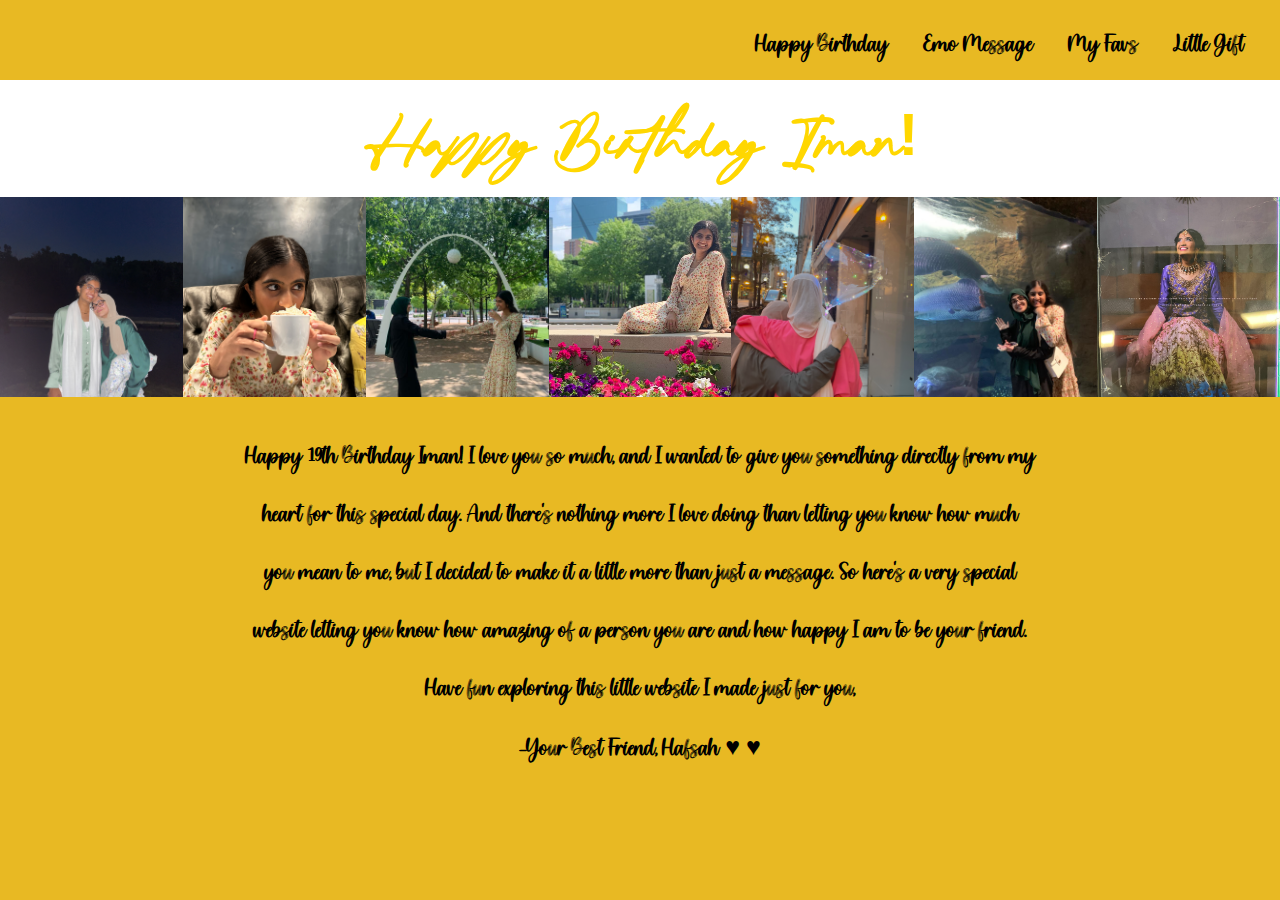
<file: index.html>
<!DOCTYPE html>
<html>
<head>
  <title>Happy Birthday Iman!</title>
  <link rel="stylesheet" href="imanStyles.css">
  
</head>
<body>
  <div class="navbar" id="myNavbar">
    <a href="index.html">Happy Birthday</a>
    <a href="EmoMessage.html">Emo Message</a>
    <a href="Friendship.html">My Favs</a>
    <a href="Gift.html">Little Gift</a>
  </div>

  <div class="header">
    <h1>Happy Birthday Iman!</h1>
  </div>

  <div class="image-strip">
    <img src="AlimNight.JPG" alt="Image 1">
    <img src="DallasBrunchSolo.JPG" alt="Image 2">
    <img src="DallasDowntown.JPG" alt="Image 3">
    <img src="imanFlower.JPG" alt="Image 4">
    <img src="CuteChicago.jpg" alt="Image 5">
    <img src="Aquarium.JPG" alt="Image 6">
    <img src="PromSolo.jpg" alt="Image 7">
    <!-- Add more images here -->
  </div>

  <div class="message">
    <p>Happy 19th Birthday Iman! I love you so much, and I wanted to give you something directly from my</br></p>
    <p>heart for this special day. And there's nothing more I love doing than letting you know how much</br></p>
    <p>you mean to me, but I decided to make it a little more than just a message. So here's a very special</br></p>
    <p>website letting you know how amazing of a person you are and how happy I am to be your friend.</br></p>
    <p>Have fun exploring this little website I made just for you,</br></p>
    <p>-Your Best Friend, Hafsah &hearts; &hearts;</br></p>
  </div>

</body>
</html>
</file>
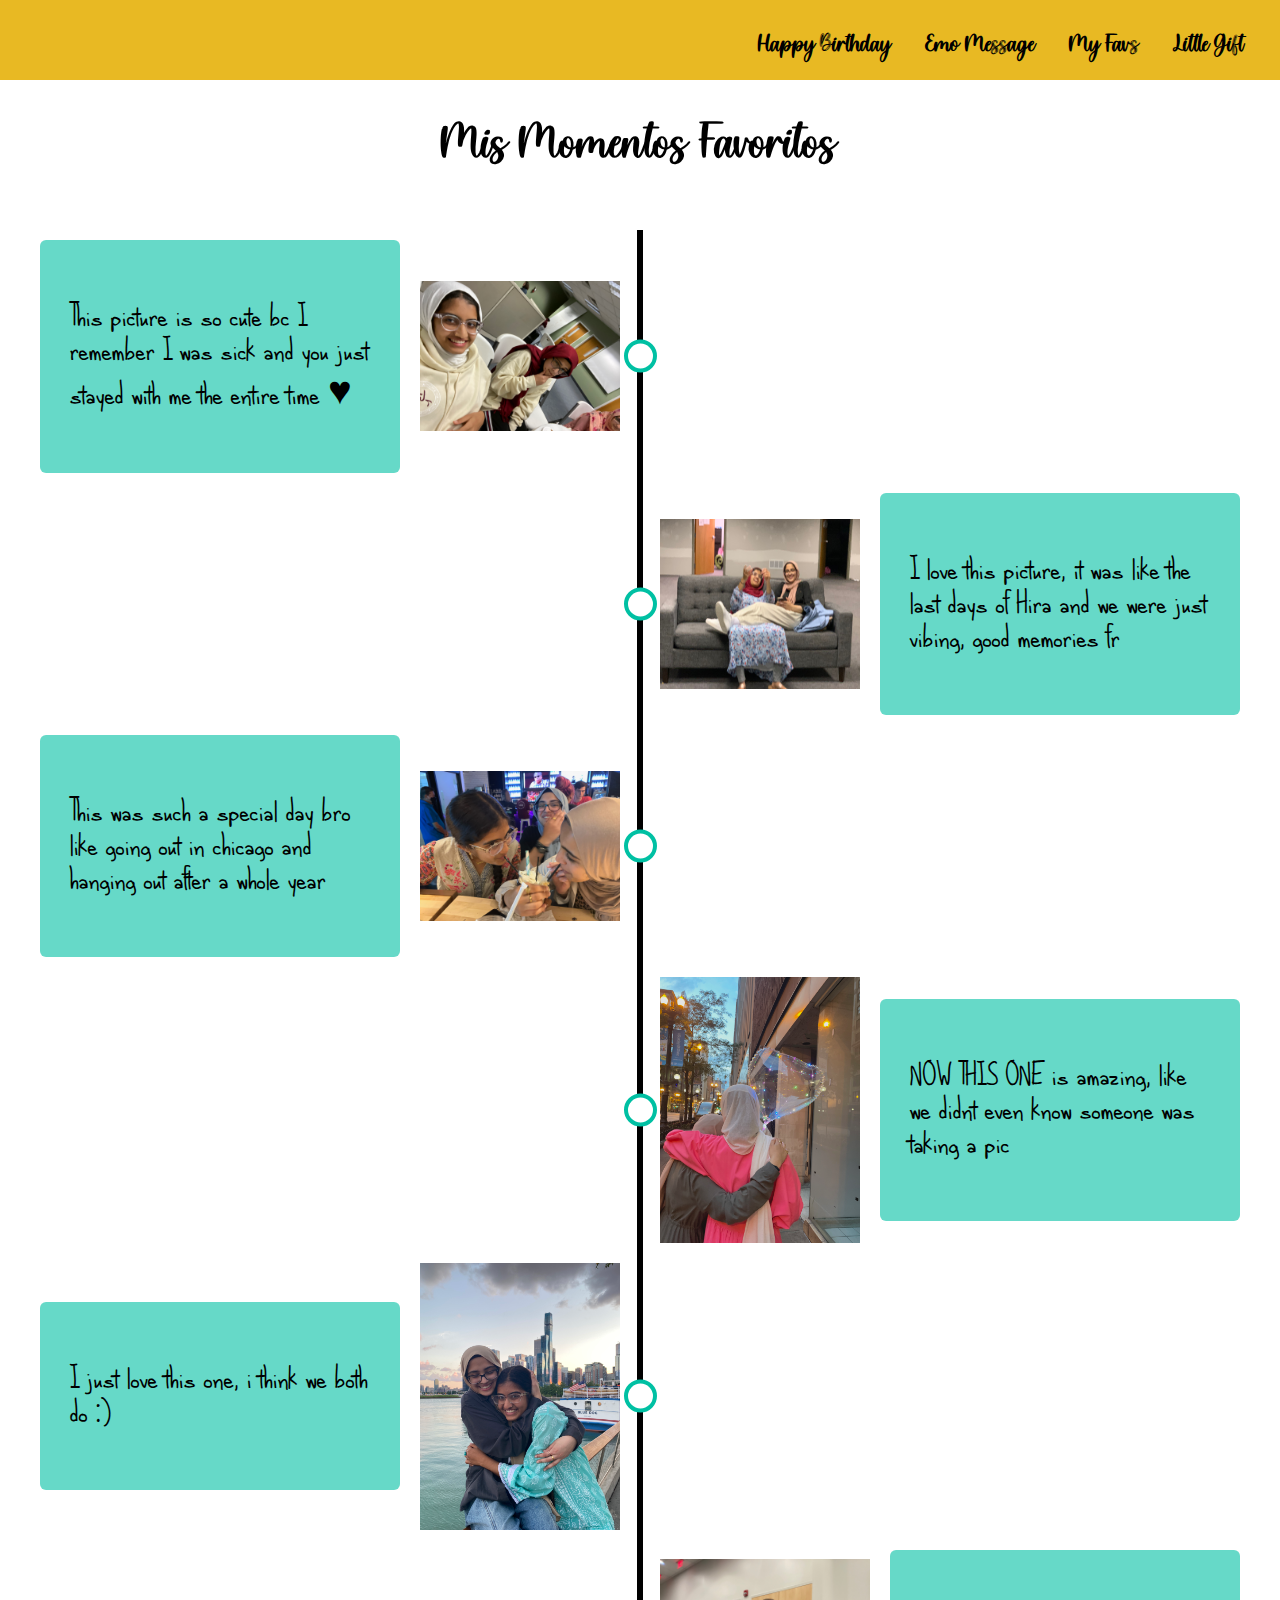
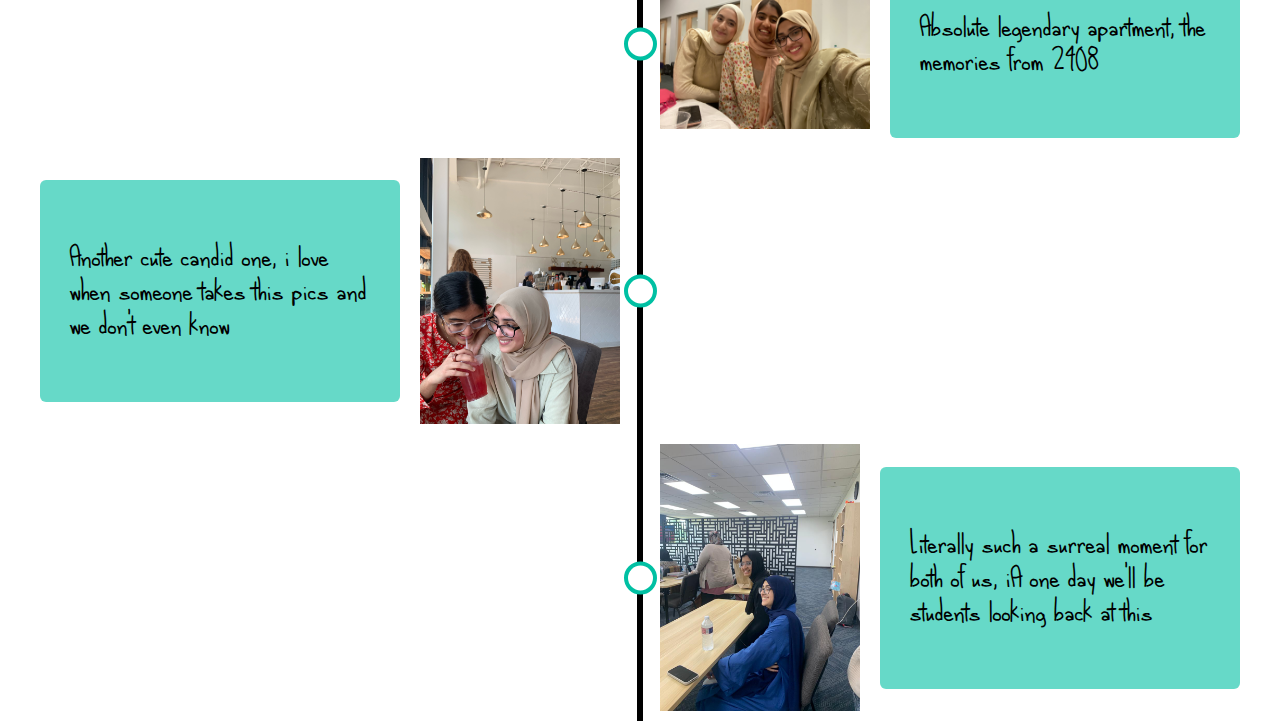
<file: Friendship.html>
<!DOCTYPE html>
<html>
<head>
  <title>Happy Birthday Iman!</title>
  <link rel="stylesheet" href="imanStyles.css">
  <style>

  @font-face {
    font-family: 'Pretty';
    /*src:url(Partsold-eZR5O.otf) format('opentype');*/
    src:url(Pretty2.ttf) format('truetype');
}
  
  @font-face {
      font-family: 'Timeline';
      src:url(timeline.ttf) format('truetype');
  }

    body {
      background-color: white;
      font-family: 'Timeline',sans-serif;
    }
    
    .navbar {
      background-color: #e8b923;
    }

    /* The actual timeline (the vertical ruler) */
    .timeline {
      position: relative;
      max-width: 1200px;
      margin: 0 auto;
      margin-top: 50px;
    }

    /* The actual timeline (the vertical ruler) */
    .timeline::after {
      content: '';
      position: absolute;
      width: 6px;
      background-color: black;
      top: 0;
      bottom: 0;
      left: 50%;
      margin-left: -3px;
    }

    /* Container around content */
    .container {
      padding: 10px 0px;
      position: relative;
      background-color: inherit;
      width: 50%;
      display: flex;
      align-items: center;
    }

    /* The circles on the timeline */
    .container::after {
      content: '';
      position: absolute;
      width: 25px;
      height: 25px;
      right: -17px;
      background-color: white;
      border: 4px solid rgba(0,192,163,1);
      top: 50%;
      transform: translateY(-50%);
      border-radius: 50%;
      z-index: 1;
    }

    /* Place the container to the left */
    .left {
      left: 0;
    }

    /* Place the container to the right */
    .right {
      left: 50%;
    }

    /* Fix the circle for containers on the right side */
    .right::after {
      left: -16px;
    }

    /* The actual content */
    .content {
      padding: 20px 30px;
      background-color: rgba(0,192,163,0.6);
      position: relative;
      border-radius: 6px;
      font-size: 40px;
    }

    img {
      width: 200px;
      margin-right: 20px;
      margin-left: 20px;
    }

    .left .content {
      display: flex;
      align-items: center;
    }

    .right .content {
      display: flex;
      align-items: center;
      flex-direction: row-reverse;
    }

    * {
      box-sizing: border-box;
    }

    .timeLine {
      font-family: 'Pretty', sans-serif;
      font-size: 25px;
    }
 
</style>
</head>
<body>
  <div class="navbar" id="myNavbar">
    <a href="index.html">Happy Birthday</a>
    <a href="EmoMessage.html">Emo Message</a>
    <a href="Friendship.html">My Favs</a>
    <a href="Gift.html">Little Gift</a>
  </div>

  <div class="timeLine">
    <h1>Mis Momentos Favoritos</h1>
  </div>

  <div class="timeline">
    <!-- Hira when I was sick-->
    <div class="container left">
      <div class="content">
        <p>This picture is so cute bc I remember I was sick and you just
          stayed with me the entire time &hearts;
        </p>
      </div>
      <img style="width: 200px;" src="HiraSick.JPG" alt="Left Image">
    </div>
    <!-- Hira on the couch-->
    <div class="container right">
      <img style = "height: 170px; width: 200px;"src="HiraCouch.JPG" alt="Right Image">
      <div class="content">
        <p>I love this picture, it was like the last days of Hira and we were just vibing, good memories fr</p>
      </div>
    </div>
    <!-- Alim with afrah-->
    <div class="container left">
      <div class="content">
        <p>This was such a special day bro like going out in chicago and hanging out 
          after a whole year
        </p>
      </div>
      <img src="AlimAfrah.JPEG" alt="Left Image">
    </div>
    <!-- Alim us looking away-->
    <div class="container right">
      <img src="CuteChicago.jpg" alt="Right Image">
      <div class="content">
        <p>NOW THIS ONE is amazing, like we didnt even know someone was taking a pic</p>
      </div>
    </div>
    <!-- alim chicago hug-->
    <div class="container left">
      <div class="content">
        <p>I just love this one, i think we both do :) </p>
      </div>
      <img src="ChicagoDowntown.JPG" alt="Left Image">
    </div>
    <!-- alim 2408-->
    <div class="container right">
      <img style="height: 170px; width: 210px;"src="Alim2408.JPEG" alt="Right Image">
      <div class="content">
        <p>Absolute legendary apartment, the memories from 2408</p>
      </div>
    </div>
    <!-- Dallas pax together -->
    <div class="container left">
      <div class="content">
        <p>Another cute candid one, i love when someone takes this pics and we don't even know</p>
      </div>
      <img src="PaxTogether.JPEG" alt="Left Image">
    </div>
    <!-- Dallas qalam-->
    <div class="container right">
      <img src="DallasQalam.JPG" alt="Right Image">
      <div class="content">
        <p>Literally such a surreal moment for both of us, iA one day we'll be students looking
          back at this
        </p>
      </div>
    </div>
  </div>
</body>
</html>
</file>
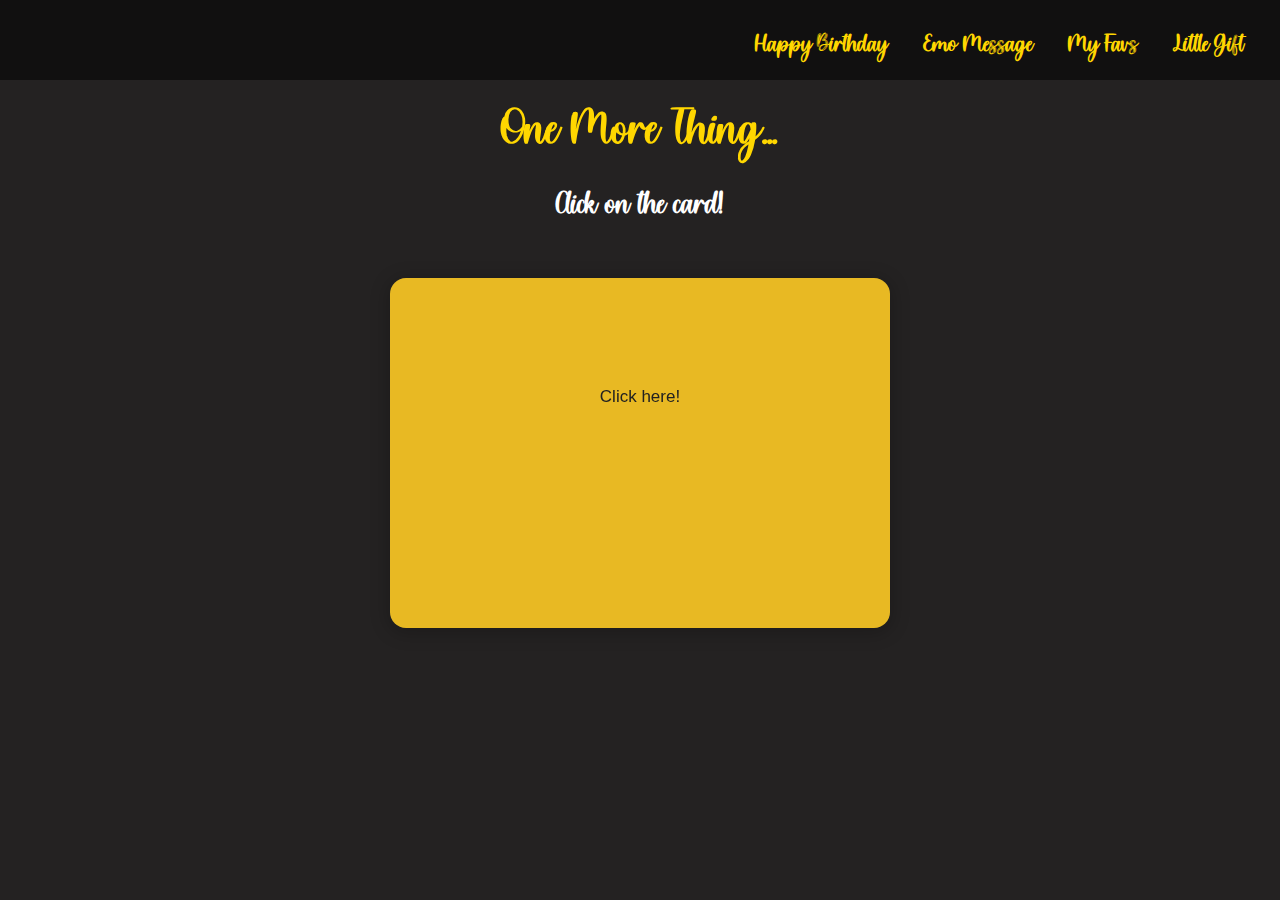
<file: Gift.html>
<!DOCTYPE html>
<html>
<head>
  <title>Happy Birthday Iman!</title>
  <link rel="stylesheet" href="main.css">
  <link rel="stylesheet" href="imanStyles.css">
  <style>
    body {
        background-color: rgb(36, 34, 34);
    }

    .navbar {
        background-color: rgb(17,16,16);
    }

    .navbar a {
        color: gold;
    }

    .Emoheader h1 {
        font-size: 50px;
        padding-bottom: 0;
    }

    h2 {
        margin-top: 0;
    }


    .card_body {
        text-align: center;
    }

    .secret {
      color: white;
      display: block;
      text-align: center;
      font-family: sans-serif;
    }

  </style>
</head>
<body>
  
  <div class="navbar" id="myNavbar">
    <a href="index.html">Happy Birthday</a>
    <a href="EmoMessage.html">Emo Message</a>
    <a href="Friendship.html">My Favs</a>
    <a href="Gift.html">Little Gift</a>
  </div>

  <div class="Emoheader">
    <h1>One More Thing...</h1>
  </div>

  <div> 
    <h2>Click on the card!</h2>
  </div>
  
    <div style = "margin-bottom: 30px;"class="giftCard">
      <div class="card_inner1">
        <div style = "background-color: #e8b923;"class="card_face card_face-front">
            <div class="card_content">
                <div class="card_body">
                  <p><br><br><br><br> Click here!</p>
                </div>
            </div>
        </div>
        <div class="card_face card_face-back">
            <img src="Insomnia.png" alt = "" class="pp"/>
        </div>
      </div>
    </div>

    <div id = "secret" style="display: none;">
      <p>I know you can't use it right now, but hopefully you can have your cookies in Baltimore!</p>
      <p> BTW this is gonna hit your email like tomorrow</p>
    </div>

  <script src="main.js"></script>
</body>
</html>
</file>
<file: imanStyles.css>
@font-face {
    font-family: 'Pretty';
    /*src:url(Partsold-eZR5O.otf) format('opentype');*/
    src:url(Pretty2.ttf) format('truetype');
}

@font-face {
    font-family: 'PrettyHead';
    src:url(Partsold-eZR5O.otf) format('opentype');
}

body {
    /*background-color: rgb(28, 27, 27);*/
    background-color: #e8b923;
    font-family: 'Pretty', sans-serif;
    margin: 0;
    padding: 0;
  }

  .header {
    /*background-color: black;*/
    background-color:  white;
    text-align: center;
    padding: 20px;
    color: gold;
  }

  .header h1 {
    font-size: 60px;
    margin: 0;
    font-family: 'PrettyHead', sans-serif;
  }

  .navbar {
    /*background-color: rgb(28, 27, 27);*/
    background-color:  #e8b923;
    overflow: hidden;
    text-align: right; /* Align titles to the right */
    height: 80px; /* Adjust the height as needed */
    padding-right: 20px;
  }

  .navbar a {
    color: black;
    text-align: center;
    padding: 30px 16px; /* Adjust the padding to vertically center the text */
    text-decoration: none;
    font-size: 25px;
    display: inline-block;
    font-family: 'Pretty', sans-serif;
    font-weight: bold;
  }

  .navbar a:hover {
    color: white;
  }

  .image-strip {
    display: flex;
    justify-content: center;
    align-items: center;
    flex-wrap: wrap;
  }

  .image-strip img {
    width: 14.28%;
    height: 200px; /* Adjust the height as needed */
    object-fit: cover; /* Maintain aspect ratio and cover the entire space */
    margin: 0px;
  }

  .message {
    text-align: center;
    padding: 20px;
    color: black;
    font-family: 'Pretty', sans-serif;
    font-size: 25px;
    font-weight: bold;
  }

  .Emoheader{
    background-color:  rgb(36,34,34);
    text-align: center;
    padding: 20px;
    color: gold;
  }

  .timeLine {
    text-align: center;
    
  }
</file>
<file: main.css>
:root {
    --primary: #FFCE00;
    --secondary: #FE4880;
    --dark: #212121;
    --light: #F3F3F3;
}

* {
    margin: 0;
    padding: 0;
}
body {
    font-family: sans-serif;
    width: 100%;
}

.card {
    margin: 50px auto 0;
    width: 350px;
    height: 500px;
    perspective: 1000px;
}

.giftCard {
    margin: 50px auto 0;
    width: 500px;
    height: 350px;
    perspective: 1000px;
}

.card_inner1 {
    width: 100%;
    height: 100%;
    transition: transform 1s;
    transform-style: preserve-3d;
    cursor: pointer;
    position: relative;
}

.card_inner1.is-flipped {
    transform: rotateY(180deg);
}

.card_inner2 {
    width: 100%;
    height: 100%;
    transition: transform 1s;
    transform-style: preserve-3d;
    cursor: pointer;
    position: relative;
}

.card_inner2.is-flipped {
    transform: rotateY(180deg);
}

.card_inner3 {
    width: 100%;
    height: 100%;
    transition: transform 1s;
    transform-style: preserve-3d;
    cursor: pointer;
    position: relative;
}

.card_inner3.is-flipped {
    transform: rotateY(180deg);
}

.card_face {
    position: absolute;
    width: 100%;
    height: 100%;
    backface-visibility: hidden;
    -webkit-backface-visibility: hidden;
    overflow: hidden;
    border-radius: 16px;
    box-shadow: 0px 3px 18px 3px rgba(0,0,0,0.2);
}

.card_face-front {
    background-color: linear-gradient(to bottom right, var(--primary), var (--secondary));
    display: flex;
    align-items: center;
    justify-content: center;
}

.card_face-front h2 {
    color: #FFF;
    font-size:32px;
}

.card_face-back {
    background-color: var(--light);
    transform: rotateY(180deg);
}

.card_content {
    width: 100%;
    height: 100%;
}

.card_header {
    position: relative;
    padding: 5px 5px 10px;
}

.card_header:after {
    content: '';
    display: block;
    position: absolute;
    top:0;
    left: 0;
    right:0;
    bottom:0;
    z-index: -1;
    border-radius: 0 0 50% 0;
    background-image: linear-gradient(to bottom left, var(--primary) 10%, var(--secondary) 115%);
}

.pp {
    display: block;
    width: 100%;
    height: 100%;
    object-fit: cover;
}

.card_header h2 {
    color: #FFF;
    font-size: 32px;
    font-weight: 900;
    text-transform: uppercase;
    text-align: center;
}

.card_body {
    padding: 20px;
}

.card_body p {
    color: var(--dark);
    font-size: 17px;
    line-height: 1.3;
    font-family: sans-serif;
}

h2 {
    text-align: center;
    font-size: 32px;
    margin-top: 30px;
    color: white;
}

.grid-container {
    display:grid;
    /*grid-template-columns: 33% 33% 33%;*/
    grid-template-columns: 1fr 1fr 1fr;
    margin-bottom: 30px;
}
</file>
